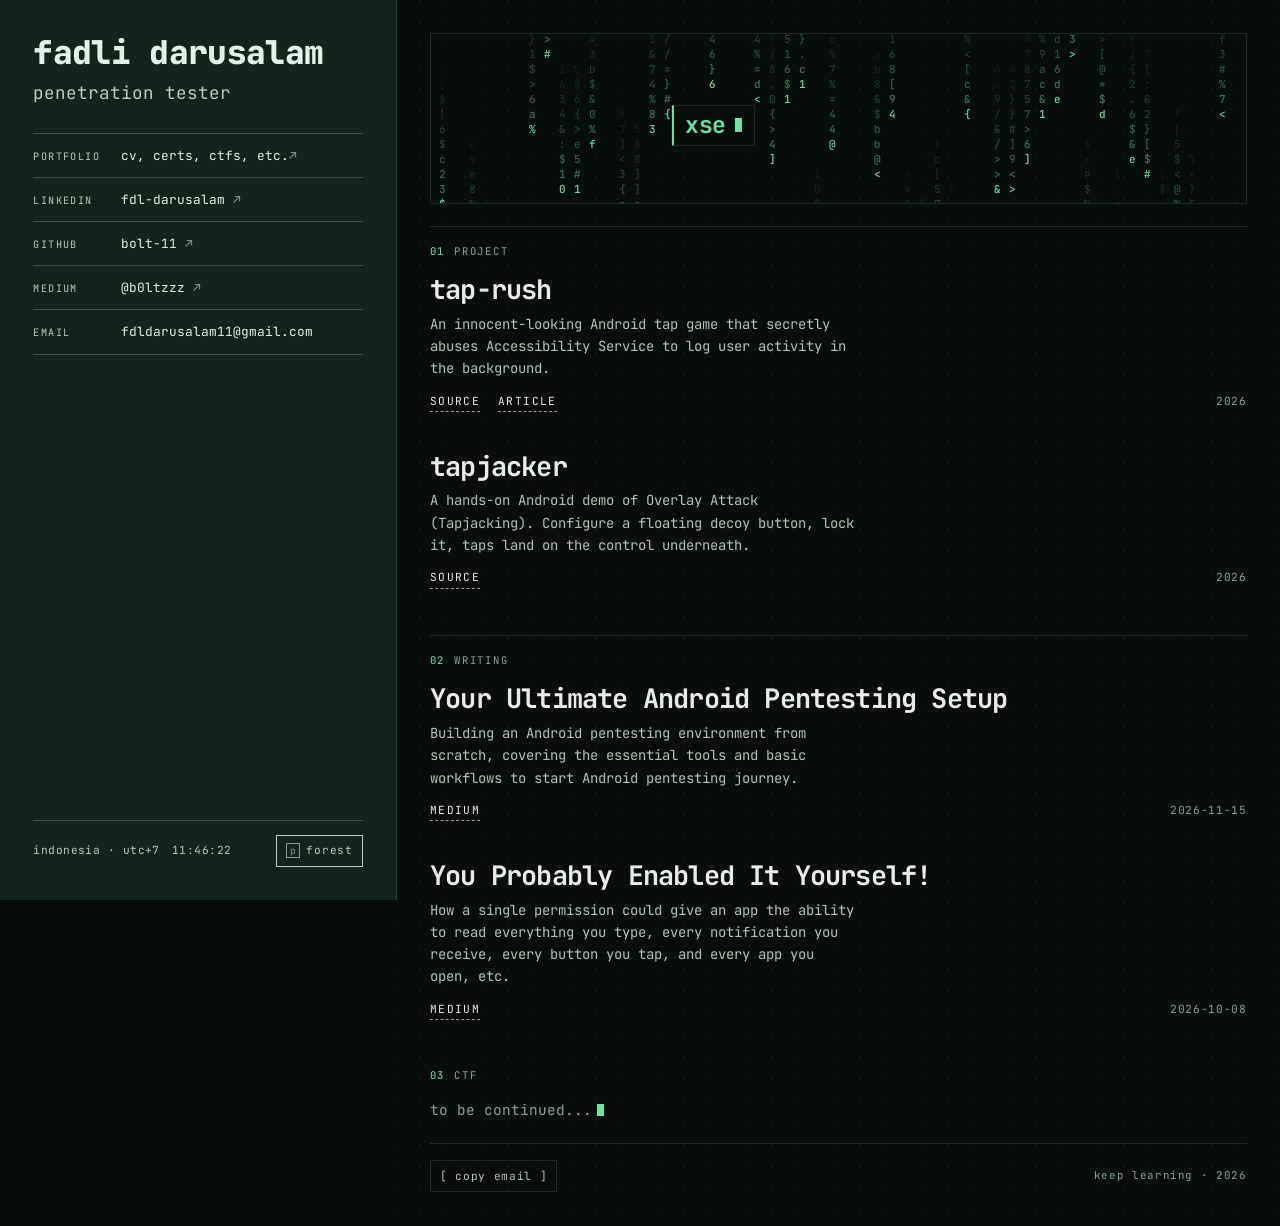
<file: index.html>
<!DOCTYPE html>
<html lang="en" data-palette="forest">
<head>
<meta charset="utf-8">
<meta name="viewport" content="width=device-width, initial-scale=1">
<title>Fadli Darusalam — Penetration Tester</title>
<meta name="description" content="Penetration tester. Applications and networks. Proof-of-concepts, one write-up, contact.">
<meta name="author" content="Fadli Darusalam">
<meta name="theme-color" content="#14231B">

<!-- absolute URLs point at the live Pages site -->
<link rel="canonical" href="https://bolt-11.github.io/">
<meta property="og:type" content="website">
<meta property="og:title" content="Fadli Darusalam — Penetration Tester">
<meta property="og:description" content="Penetration tester. Applications and networks.">
<meta property="og:url" content="https://bolt-11.github.io/">
<meta property="og:image" content="https://bolt-11.github.io/assets/og.png">
<meta name="twitter:card" content="summary_large_image">

<link rel="icon" type="image/png" sizes="32x32" href="assets/favicon-32.png">
<link rel="icon" type="image/png" sizes="16x16" href="assets/favicon-16.png">
<link rel="apple-touch-icon" sizes="180x180" href="assets/apple-touch-icon.png">
<link rel="icon" type="image/png" sizes="192x192" href="assets/icon-192.png">

<link rel="preconnect" href="https://fonts.googleapis.com">
<link rel="preconnect" href="https://fonts.gstatic.com" crossorigin>
<link href="https://fonts.googleapis.com/css2?family=JetBrains+Mono:wght@400;500;700;800&display=swap" rel="stylesheet">
<link rel="stylesheet" href="assets/style.css">

<script type="application/ld+json">
{
  "@context": "https://schema.org",
  "@type": "Person",
  "name": "Fadli Darusalam",
  "jobTitle": "Penetration Tester",
  "email": "mailto:fdldarusalam11@gmail.com",
  "url": "https://bolt-11.github.io/",
  "sameAs": [
    "https://github.com/bolt-11",
    "https://www.linkedin.com/in/fdl-darusalam/",
    "https://medium.com/@b0ltzzz"
  ],
  "knowsAbout": ["Penetration testing", "Web application security", "Network security", "Mobile application security", "Android Pentesting", "iOS Pentesting"]
}
</script>
</head>
<body>

<a class="skip" href="#work">skip to work</a>

<div class="stage">

  <aside class="plate">
    <div class="plate__head">
      <h1 class="mark"><a href="https://s.id/ofG0F" target="_blank" rel="noopener">fadli&nbsp;darusalam</a></h1>
      <p class="role">penetration tester<br></p>
    </div>

    <nav class="plate__links" aria-label="Contact">
      <a class="plate__link" href="https://s.id/ofG0F" target="_blank" rel="noopener">
        <span class="k">portfolio</span>
        <span class="v">cv, certs, ctfs, etc.<i>↗</i></span>
      </a>
      <a class="plate__link" href="https://www.linkedin.com/in/fdl-darusalam/" target="_blank" rel="noopener">
        <span class="k">linkedin</span>
        <span class="v">fdl-darusalam <i>↗</i></span>
      </a>
      <a class="plate__link" href="https://github.com/bolt-11" target="_blank" rel="noopener">
        <span class="k">github</span>
        <span class="v">bolt-11 <i>↗</i></span>
      </a>
      <a class="plate__link" href="https://medium.com/@b0ltzzz" target="_blank" rel="noopener">
        <span class="k">medium</span>
        <span class="v">@b0ltzzz <i>↗</i></span>
      </a>
      <a class="plate__link" href="mailto:fdldarusalam11@gmail.com">
        <span class="k">email</span>
        <span class="v">fdldarusalam11@gmail.com</span>
      </a>
    </nav>

    <div class="plate__foot">
      <span class="where">indonesia · utc+7 <span class="clock" id="clock">--:--:--</span></span>
      <button class="palette" id="palBtn" type="button" aria-label="Switch colour palette">
        <kbd>p</kbd><span id="palLabel">clay</span>
      </button>
    </div>
  </aside>

  <main class="deck">

    <section class="signal">
      <canvas id="rain" aria-hidden="true"></canvas>
      <p class="tag" id="tag" aria-label="handle b0ltzzz, also bolt11">
        <span class="tag__handle" id="handle" aria-hidden="true">b0ltzzz</span>
        <span class="tag__caret" aria-hidden="true"></span>
      </p>
    </section>

    <section class="block" id="work">
      <h2 class="label"><i>01</i> project</h2>

      <article class="item">
        <h3><a href="https://github.com/bolt-11/tap-rush" target="_blank" rel="noopener">tap-rush</a></h3>
        <p class="item__line">An innocent-looking Android tap game that secretly abuses Accessibility Service to log user activity in the background.</p>
        <p class="item__meta">
          <a href="https://github.com/bolt-11/tap-rush" target="_blank" rel="noopener">source</a>
          <a href="https://medium.com/@b0ltzzz/you-probably-enabled-it-yourself-ss-cfe51107bba9" target="_blank" rel="noopener">article</a>
          <span class="item__year">2026</span>
        </p>
      </article>
      <br>

      <article class="item">
        <h3><a href="https://github.com/bolt-11/tapjacker" target="_blank" rel="noopener">tapjacker</a></h3>
        <p class="item__line">A hands-on Android demo of Overlay Attack (Tapjacking). Configure a floating decoy button, lock it, taps land on the control underneath.</p>
        <p class="item__meta">
          <a href="https://github.com/bolt-11/tapjacker" target="_blank" rel="noopener">source</a>
          <span class="item__year">2026</span>
        </p>
      </article>
      <br>
    </section>

    <section class="block" id="writing">
      <h2 class="label"><i>02</i> writing</h2>

      <article class="item">
        <h3><a href="https://medium.com/@b0ltzzz/your-ultimate-android-pentesting-setup-everything-you-need-to-get-started-20dcaace8278" target="_blank" rel="noopener">Your Ultimate Android Pentesting Setup</a></h3>
        <p class="item__line">Building an Android pentesting environment from scratch, covering the essential tools and basic workflows to start Android pentesting journey.</p>
        <p class="item__meta">
          <a href="https://medium.com/@b0ltzzz/your-ultimate-android-pentesting-setup-everything-you-need-to-get-started-20dcaace8278" target="_blank" rel="noopener">medium</a>
          <span class="item__year">2026-11-15</span>
        </p>
      </article>
      <br>

      <article class="item">
        <h3><a href="https://medium.com/@b0ltzzz/you-probably-enabled-it-yourself-ss-cfe51107bba9" target="_blank" rel="noopener">You Probably Enabled It Yourself!</a></h3>
        <p class="item__line">How a single permission could give an app the ability to read everything you type, every notification you receive, every button you tap, and every app you open, etc.</p>
        <p class="item__meta">
          <a href="https://medium.com/@b0ltzzz/you-probably-enabled-it-yourself-ss-cfe51107bba9" target="_blank" rel="noopener">medium</a>
          <span class="item__year">2026-10-08</span>
        </p>
      </article>
      <br>
    </section>

    <section class="block block--last" id="ctf">
      <h2 class="label"><i>03</i> ctf</h2>
      <p class="empty">to be continued...<span class="caret" aria-hidden="true"></span></p>
    </section>

    <footer class="deck__foot">
      <button class="copy" id="copyMail" type="button" data-mail="fdldarusalam11@gmail.com">[ copy email ]</button>
      <span class="deck__note">keep learning · <span id="year">2026</span></span>
    </footer>

  </main>
</div>

<script src="assets/main.js" defer></script>
</body>
</html>
</file>
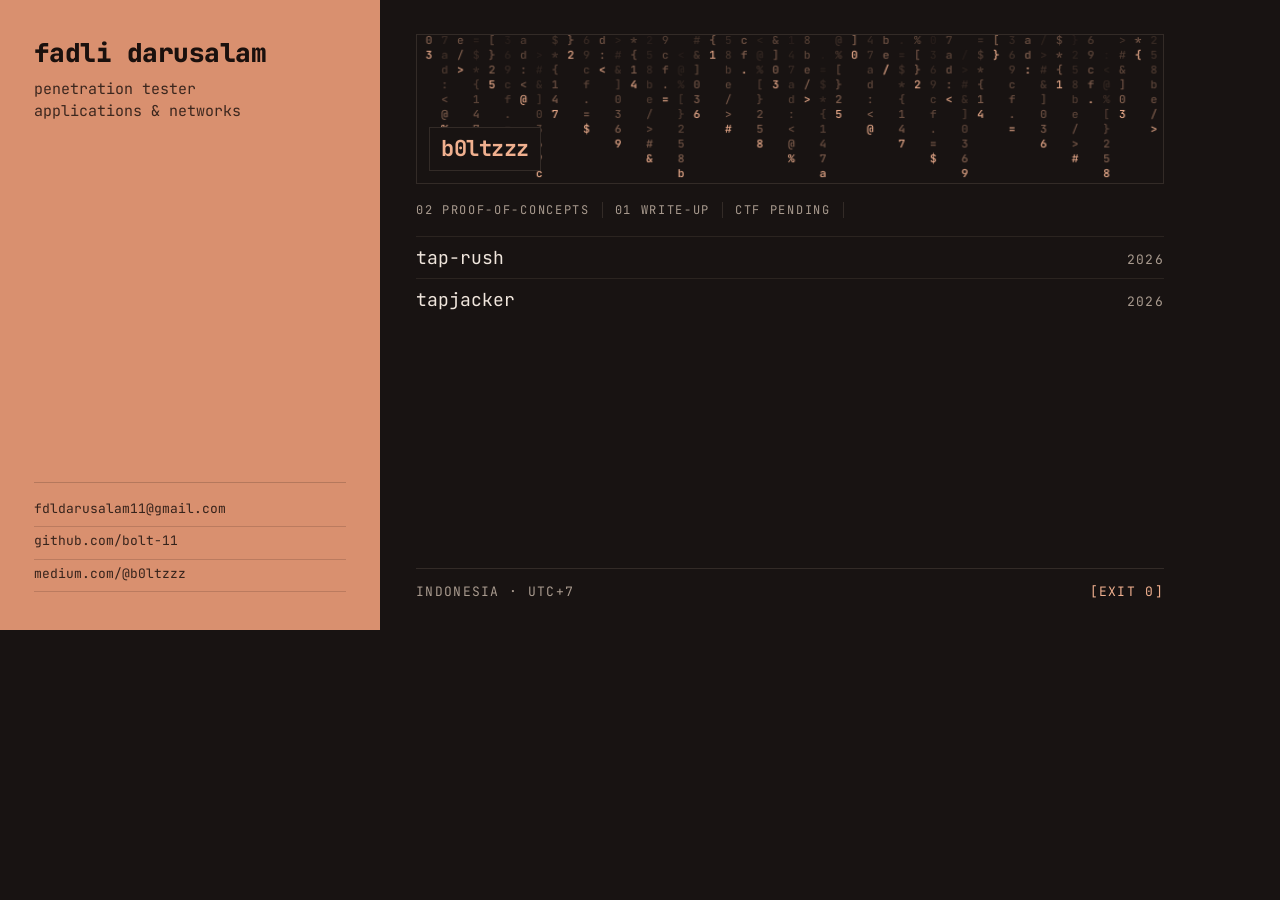
<file: tools/og-card.html>
<!DOCTYPE html>
<html lang="en">
<head>
<meta charset="utf-8">
<title>OG card source — regenerate assets/og.png at 1200x630</title>
<link rel="preconnect" href="https://fonts.googleapis.com">
<link rel="preconnect" href="https://fonts.gstatic.com" crossorigin>
<link href="https://fonts.googleapis.com/css2?family=JetBrains+Mono:wght@400;500;700;800&display=swap" rel="stylesheet">
<style>
  * { box-sizing: border-box; margin: 0; }
  body {
    width: 1200px; height: 630px;
    font-family: "JetBrains Mono", monospace;
    display: grid; grid-template-columns: 380px 1fr;
    background: #181312; color: #f0e6dd;
  }
  .plate {
    background: #d9906f; color: #1a100d;
    padding: 38px 34px;
    display: flex; flex-direction: column; justify-content: space-between;
  }
  .name { font-size: 26px; font-weight: 800; letter-spacing: -.02em; line-height: 1.15; }
  .role { margin-top: 10px; font-size: 15px; line-height: 1.5; opacity: .82; }
  .links { font-size: 13px; line-height: 2.1; opacity: .85; border-top: 1px solid rgba(26,16,13,.22); padding-top: 12px; }
  .links span { display: block; border-bottom: 1px solid rgba(26,16,13,.18); padding-bottom: 4px; }

  .deck { padding: 34px 36px 30px; display: flex; flex-direction: column; gap: 18px; }
  .panel { position: relative; height: 150px; border: 1px solid #332b27; }
  .panel canvas { display: block; width: 100%; height: 100%; }
  .tag {
    position: absolute; left: 12px; bottom: 12px;
    display: flex; align-items: baseline; gap: 10px;
    padding: 6px 11px 7px;
    background: #181312; border: 1px solid #332b27;
  }
  .tag b { font-size: 22px; font-weight: 700; letter-spacing: -.02em; color: #f0b08f; }
  .tag span { font-size: 10px; letter-spacing: .16em; text-transform: uppercase; color: #a89a8e; }

  .facts { font-size: 12px; letter-spacing: .14em; text-transform: uppercase; color: #a89a8e; }
  .facts span { padding-right: 12px; margin-right: 12px; border-right: 1px solid #332b27; }
  .rows { display: grid; }
  .row {
    display: flex; justify-content: space-between; align-items: baseline;
    padding: 9px 0; border-top: 1px solid #2b2420;
    font-size: 18px; color: #f0e6dd;
  }
  .row span:last-child { font-size: 13px; color: #a89a8e; letter-spacing: .1em; }
  .foot {
    margin-top: auto; display: flex; justify-content: space-between; align-items: baseline;
    border-top: 1px solid #332b27; padding-top: 14px;
    font-size: 13px; letter-spacing: .1em; text-transform: uppercase; color: #a89a8e;
  }
  .foot .exit { color: #f0b08f; }
</style>
</head>
<body>
  <div class="plate">
    <div>
      <div class="name">fadli darusalam</div>
      <div class="role">penetration tester<br>applications &amp; networks</div>
    </div>
    <div class="links">
      <span>fdldarusalam11@gmail.com</span>
      <span>github.com/bolt-11</span>
      <span>medium.com/@b0ltzzz</span>
    </div>
  </div>

  <div class="deck">
    <div class="panel">
      <canvas id="rain" width="710" height="150"></canvas>
      <div class="tag"><b>b0ltzzz</b></div>
    </div>

    <div class="facts">
      <span>02 proof-of-concepts</span><span>01 write-up</span><span>ctf pending</span>
    </div>
    <div class="rows">
      <div class="row"><span>tap-rush</span><span>2026</span></div>
      <div class="row"><span>tapjacker</span><span>2026</span></div>
    </div>
    <div class="foot">
      <span>indonesia · utc+7</span>
      <span class="exit">[exit 0]</span>
    </div>
  </div>

<script>
  (function () {
    var cv = document.getElementById('rain');
    var ctx = cv.getContext('2d');
    var w = cv.width, h = cv.height;
    var rgb = '240, 176, 143';
    var CHARS = '0123456789abcdef:/.<>=@#$%&*[]{}';
    var COL_W = 15, ROW_H = 15, TRAIL = 9;

    ctx.font = '500 11px "JetBrains Mono", monospace';
    ctx.textBaseline = 'top';

    function draw() {
      ctx.clearRect(0, 0, w, h);
      var cols = Math.floor(w / COL_W);

      for (var i = 0; i < cols; i++) {
        var x = 8 + i * COL_W;
        var head = 1 + ((i * 5) % Math.max(1, Math.floor(h / ROW_H) - 1));

        for (var t = 0; t < TRAIL; t++) {
          var row = head - t;
          if (row < 0) continue;
          var y = row * ROW_H;
          if (y > h) continue;

          var ch = CHARS.charAt((i * 7 + row * 3) % CHARS.length);
          var fade = Math.pow(1 - t / TRAIL, 1.6);
          var alpha = t === 0 ? 0.95 : 0.06 + fade * 0.5;

          ctx.fillStyle = 'rgba(' + rgb + ', ' + alpha.toFixed(3) + ')';
          ctx.fillText(ch, x, y);
        }
      }
    }

    if (document.fonts && document.fonts.ready) {
      document.fonts.ready.then(draw);
    } else {
      draw();
    }
  })();
</script>
</body>
</html>
</file>
<file: assets/style.css>
/* =========================================================
   Fadli Darusalam — portfolio v2.3
   Poster split: identity plate on the left, statement + work on
   the right. Eight palettes, switchable with the `p` key.
   ========================================================= */

/* --- palette 1: clay (default) ---------------------------- */
:root {
  --plate-bg:   #d9906f;
  --plate-ink:  #1a100d;
  --plate-line: rgba(26, 16, 13, .22);

  --bg:         #181312;
  --ink:        #f0e6dd;
  --ink-2:      #c6b6a9;
  --dim:        #a89a8e;
  --rule:       #332b27;
  --accent:     #f0b08f;
  --dots:       rgba(255, 255, 255, .05);
  --split:      transparent;

  --mono: "JetBrains Mono", ui-monospace, "SFMono-Regular", Menlo, Consolas, monospace;

  --pad: clamp(20px, 2.6vw, 40px);
  --gap: clamp(16px, 2.4vh, 26px);
}

/* --- palette 2: sage -------------------------------------- */
[data-palette="sage"] {
  --plate-bg:   #bcc9ac;
  --plate-ink:  #1b211a;
  --plate-line: rgba(27, 33, 26, .22);

  --bg:         #151a14;
  --ink:        #e8ecde;
  --ink-2:      #bec6b2;
  --dim:        #a3ac98;
  --rule:       #2e3429;
  --accent:     #d2dfbe;
  --dots:       rgba(255, 255, 255, .045);
}

/* --- palette 3: dusk -------------------------------------- */
[data-palette="dusk"] {
  --plate-bg:   #aabfce;
  --plate-ink:  #121b23;
  --plate-line: rgba(18, 27, 35, .22);

  --bg:         #121820;
  --ink:        #e6ecf1;
  --ink-2:      #b8c3cc;
  --dim:        #9aa7b2;
  --rule:       #2a333c;
  --accent:     #c3d6e4;
  --dots:       rgba(255, 255, 255, .045);
}

/* --- palette 4: cream ------------------------------------- */
[data-palette="cream"] {
  --plate-bg:   #eadfcb;
  --plate-ink:  #2a2118;
  --plate-line: rgba(42, 33, 24, .2);

  --bg:         #f7f3eb;
  --ink:        #2a251f;
  --ink-2:      #4a4238;
  --dim:        #6e6557;
  --rule:       #dcd3c4;
  --accent:     #7f5133;
  --dots:       rgba(0, 0, 0, .07);
}

/* --- palette 5: ember (all dark) -------------------------- */
[data-palette="ember"] {
  --plate-bg:   #6e2a12;
  --plate-ink:  #ffe9dc;
  --plate-line: rgba(255, 233, 220, .2);
  --split:      rgba(255, 233, 220, .16);

  --bg:         #120d0b;
  --ink:        #f3e6de;
  --ink-2:      #c9b6ab;
  --dim:        #9a887d;
  --rule:       #2e2521;
  --accent:     #ff9e6b;
  --dots:       rgba(255, 255, 255, .045);
}

/* --- palette 6: night (all dark) -------------------------- */
[data-palette="night"] {
  --plate-bg:   #18222e;
  --plate-ink:  #e3ecf5;
  --plate-line: rgba(227, 236, 245, .2);
  --split:      rgba(227, 236, 245, .16);

  --bg:         #0a0e13;
  --ink:        #e6edf4;
  --ink-2:      #b4c1cd;
  --dim:        #8a97a4;
  --rule:       #232c36;
  --accent:     #7fb4ff;
  --dots:       rgba(255, 255, 255, .045);
}

/* --- palette 7: forest (all dark) ------------------------- */
[data-palette="forest"] {
  --plate-bg:   #14231b;
  --plate-ink:  #e2f0e6;
  --plate-line: rgba(226, 240, 230, .2);
  --split:      rgba(226, 240, 230, .16);

  --bg:         #080e0b;
  --ink:        #e4eee7;
  --ink-2:      #b2c4b7;
  --dim:        #8aa091;
  --rule:       #1f2c24;
  --accent:     #6fe3a4;
  --dots:       rgba(255, 255, 255, .045);
}

/* --- palette 8: plum (all dark) --------------------------- */
[data-palette="plum"] {
  --plate-bg:   #2a1726;
  --plate-ink:  #f2e4f0;
  --plate-line: rgba(242, 228, 240, .2);
  --split:      rgba(242, 228, 240, .16);

  --bg:         #110b10;
  --ink:        #f0e6ee;
  --ink-2:      #c6b3c3;
  --dim:        #9c8a99;
  --rule:       #2c212b;
  --accent:     #e39bf7;
  --dots:       rgba(255, 255, 255, .045);
}

*, *::before, *::after { box-sizing: border-box; }

html { -webkit-text-size-adjust: 100%; }

body {
  margin: 0;
  background: var(--bg);
  color: var(--ink);
  font-family: var(--mono);
  font-size: 15px;
  line-height: 1.65;
  font-variant-ligatures: none;
  overflow-wrap: break-word;
  transition: background-color .25s linear, color .25s linear;
}

::selection { background: var(--accent); color: var(--bg); }

a { color: inherit; text-decoration: none; }
:focus-visible { outline: 2px solid var(--accent); outline-offset: 3px; }

kbd {
  display: inline-block;
  padding: 0 .3em;
  border: 1px solid currentColor;
  font: inherit;
  font-size: .86em;
  line-height: 1.4;
  opacity: .7;
}

.skip {
  position: fixed;
  top: -80px;
  left: 12px;
  z-index: 60;
  padding: 6px 12px;
  background: var(--accent);
  color: var(--bg);
  font-size: .78rem;
}
.skip:focus { top: 8px; }

/* =========================================================
   Stage
   ========================================================= */

.stage {
  display: grid;
  grid-template-columns: minmax(290px, 31%) minmax(0, 1fr);
  min-height: 100svh;
}

/* =========================================================
   Plate
   ========================================================= */

.plate {
  position: sticky;
  top: 0;
  align-self: start;
  height: 100svh;
  display: flex;
  flex-direction: column;
  gap: clamp(20px, 3vh, 34px);
  padding: var(--pad);
  background: var(--plate-bg);
  color: var(--plate-ink);
  border-right: 1px solid var(--split);
  transition: background-color .25s linear, color .25s linear, border-color .25s linear;
}

.mark {
  margin: 0;
  font-size: clamp(2.05rem, 1.5vw, 1.25rem);
  font-weight: 800;
  letter-spacing: -.02em;
  line-height: 1.2;
}

.mark a {
  color: inherit;
  text-decoration: none;
  border-bottom: 1px solid transparent;
  transition: border-color .16s linear, opacity .16s linear;
}
.mark a:hover {
  border-bottom-color: currentColor;
  opacity: .85;
}

/* focus ring has to read against the amber plate, not the dark deck */
.plate :focus-visible { outline-color: var(--plate-ink); }

.role {
  margin: 7px 0 0;
  font-size: 1.1rem;
  line-height: 1.5;
  opacity: .82;
}

.plate__links {
  display: grid;
  border-top: 1px solid var(--plate-line);
}

.plate__link {
  display: grid;
  grid-template-columns: 80px minmax(0, 1fr);
  align-items: baseline;
  gap: 8px;
  padding: 11px 10px 11px 0;
  border-bottom: 1px solid var(--plate-line);
  font-size: .8rem;
  transition: background-color .16s linear, padding-left .16s linear, color .16s linear;
}
.plate__link .k {
  font-size: .64rem;
  letter-spacing: .14em;
  text-transform: uppercase;
  opacity: .8;
}
.plate__link .v { min-width: 0; }
.plate__link i { font-style: normal; opacity: .55; }

.plate__link:hover {
  background: var(--plate-ink);
  color: var(--plate-bg);
  padding-left: 10px;
}

.plate__foot {
  margin-top: auto;
  display: flex;
  align-items: center;
  justify-content: space-between;
  gap: 12px;
  padding-top: 14px;
  border-top: 1px solid var(--plate-line);
  font-size: .7rem;
  letter-spacing: .04em;
}

.where { opacity: .8; }
.clock { font-variant-numeric: tabular-nums; margin-left: .4em; }

.palette,
.copy {
  display: inline-flex;
  align-items: center;
  gap: 6px;
  min-height: 32px;
  padding: 2px 9px;
  border: 1px solid currentColor;
  border-radius: 0;
  background: transparent;
  color: inherit;
  font: inherit;
  font-size: .7rem;
  letter-spacing: .06em;
  cursor: pointer;
  opacity: .82;
  transition: opacity .16s linear, background-color .16s linear, color .16s linear, border-color .16s linear;
}
.palette:hover {
  opacity: 1;
  background: var(--plate-ink);
  color: var(--plate-bg);
}

/* =========================================================
   Deck
   ========================================================= */

.deck {
  position: relative;
  display: flex;
  flex-direction: column;
  gap: var(--gap);
  padding: var(--pad);
  background-image: radial-gradient(circle at 1px 1px, var(--dots) 1px, transparent 0);
  background-size: 22px 22px;
}

/* --- hex feed ----------------------------------------------
   A panel at the top of the deck: a byte grid that keeps
   changing, with a scan band sweeping across it. */

.signal {
  position: relative;
  height: clamp(128px, 19vh, 176px);
  border: 1px solid var(--rule);
  overflow: hidden;
  z-index: 1;
}

.signal canvas {
  display: block;
  width: 100%;
  height: 100%;
}

/* handle plate inside the panel */
.tag {
  position: absolute;
  left: 0;
  top: 0;
  display: inline-flex;
  align-items: center;
  gap: 9px;
  margin: 0;
  padding: 6px 12px 7px 11px;
  background: color-mix(in srgb, var(--bg) 88%, transparent);
  border: 1px solid var(--rule);
  border-left: 2px solid var(--accent);
  -webkit-backdrop-filter: blur(2px);
  backdrop-filter: blur(2px);
  transform: translate3d(0, 0, 0);
  will-change: transform;
}

.tag__handle {
  font-size: 1.45rem;
  font-weight: 700;
  letter-spacing: -.02em;
  line-height: 1.1;
  color: var(--accent);
  font-variant-numeric: tabular-nums;
  white-space: nowrap;
}

.tag__caret {
  width: .5em;
  height: .95em;
  background: var(--accent);
  animation: blink 1.15s steps(1, end) infinite;
}

.tag__handle[data-size="m"] { font-size: 1.15rem; }
.tag__handle[data-size="s"] { font-size: .92rem; letter-spacing: -.01em; }

.facts {
  display: flex;
  flex-wrap: wrap;
  margin: 0;
  font-size: .66rem;
  letter-spacing: .14em;
  text-transform: uppercase;
  color: var(--dim);
}
.facts span { padding-right: 12px; margin-right: 12px; border-right: 1px solid var(--rule); }
.facts span:last-child { border-right: 0; margin-right: 0; padding-right: 0; }

/* --- content blocks --------------------------------------- */

.block {
  border-top: 1px solid var(--rule);
  padding-top: 16px;
}
.block--last { border-top: 0; padding-top: 0; }

.label {
  display: flex;
  align-items: baseline;
  gap: 10px;
  margin: 0;
  font-size: .66rem;
  font-weight: 400;
  letter-spacing: .18em;
  text-transform: uppercase;
  color: var(--dim);
}
.label i {
  font-style: normal;
  color: var(--accent);
  letter-spacing: .08em;
}

.item { margin-top: 15px; }

.item h3 {
  margin: 0;
  font-size: clamp(1.25rem, 2.1vw, 1.7rem);
  font-weight: 700;
  line-height: 1.1;
  letter-spacing: -.03em;
}
.item h3 a {
  border-bottom: 2px solid transparent;
  transition: color .16s linear, border-color .16s linear;
}
.item h3 a:hover { color: var(--accent); border-bottom-color: var(--accent); }

.item__line {
  max-width: 54ch;
  margin: 8px 0 0;
  color: var(--ink-2);
  font-size: .87rem;
  line-height: 1.6;
  text-wrap: pretty;
}

.item__meta {
  display: flex;
  align-items: baseline;
  flex-wrap: wrap;
  gap: 4px 18px;
  margin: 12px 0 0;
  font-size: .7rem;
  letter-spacing: .12em;
  text-transform: uppercase;
}
.item__meta a {
  color: var(--ink);
  border-bottom: 1px dashed var(--dim);
  padding-bottom: 1px;
  transition: color .16s linear, border-color .16s linear;
}
.item__meta a:hover { color: var(--accent); border-bottom-color: var(--accent); }

.item__year {
  margin-left: auto;
  color: var(--dim);
  font-variant-numeric: tabular-nums;
  letter-spacing: .06em;
}

.empty {
  margin: 14px 0 0;
  color: var(--dim);
  font-size: .9rem;
}

.caret {
  display: inline-block;
  width: .5em;
  height: .85em;
  margin-left: .35em;
  background: var(--accent);
  vertical-align: -1px;
  animation: blink 1.1s steps(1, end) infinite;
}
@keyframes blink { 0%, 49% { opacity: 1; } 50%, 100% { opacity: 0; } }

/* --- deck footer ------------------------------------------- */

.deck__foot {
  margin-top: auto;
  display: flex;
  align-items: center;
  justify-content: space-between;
  flex-wrap: wrap;
  gap: 10px 18px;
  padding-top: 16px;
  border-top: 1px solid var(--rule);
  color: var(--dim);
  font-size: .68rem;
  letter-spacing: .06em;
}

.copy {
  color: var(--ink-2);
  border-color: var(--rule);
  opacity: 1;
}
.copy:hover, .copy.is-done { color: var(--accent); border-color: var(--accent); }

/* =========================================================
   Responsive
   ========================================================= */

@media (max-width: 900px) {
  .stage { grid-template-columns: 1fr; }

  .plate {
    position: static;
    height: auto;
    gap: 22px;
    border-right: 0;
    border-bottom: 1px solid var(--split);
  }

  .plate__links { grid-template-columns: 1fr 1fr; }
  .plate__link {
    grid-template-columns: 1fr;
    gap: 1px;
    padding: 10px 0;
  }
  .plate__link:hover { padding-left: 8px; }
  .plate__foot { margin-top: 4px; }

  .field { display: none; }
  .signal { height: clamp(112px, 16vh, 148px); }
}

@media (max-width: 560px) {
  :root { --pad: 18px; }
  body { font-size: 14.5px; }
  .plate__links { grid-template-columns: 1fr; }
  .tag { padding: 5px 9px 6px; gap: 8px; }
  .tag__handle { font-size: 1.15rem; }
  .tag__handle[data-size="m"] { font-size: .95rem; }
  .tag__handle[data-size="s"] { font-size: .78rem; }
  .item__meta { gap: 4px 14px; }
  .item__meta a, .copy, .palette { min-height: 44px; display: inline-flex; align-items: center; }
  .item h3 a { display: inline-flex; align-items: center; min-height: 44px; }
  .deck__foot { flex-direction: column; align-items: flex-start; }
  .facts { font-size: .62rem; letter-spacing: .1em; }
}

@media (prefers-reduced-motion: reduce) {
  .caret { animation: none; }
  .field .spin { animation: none; }
  *, *::before, *::after { transition-duration: .01ms !important; }
}

@media print {
  .stage { display: block; }
  .plate { height: auto; background: none; color: #000; }
  .deck { background: none; }
  .palette, .copy, .skip { display: none; }
  body { background: #fff; color: #000; }
}
</file>
